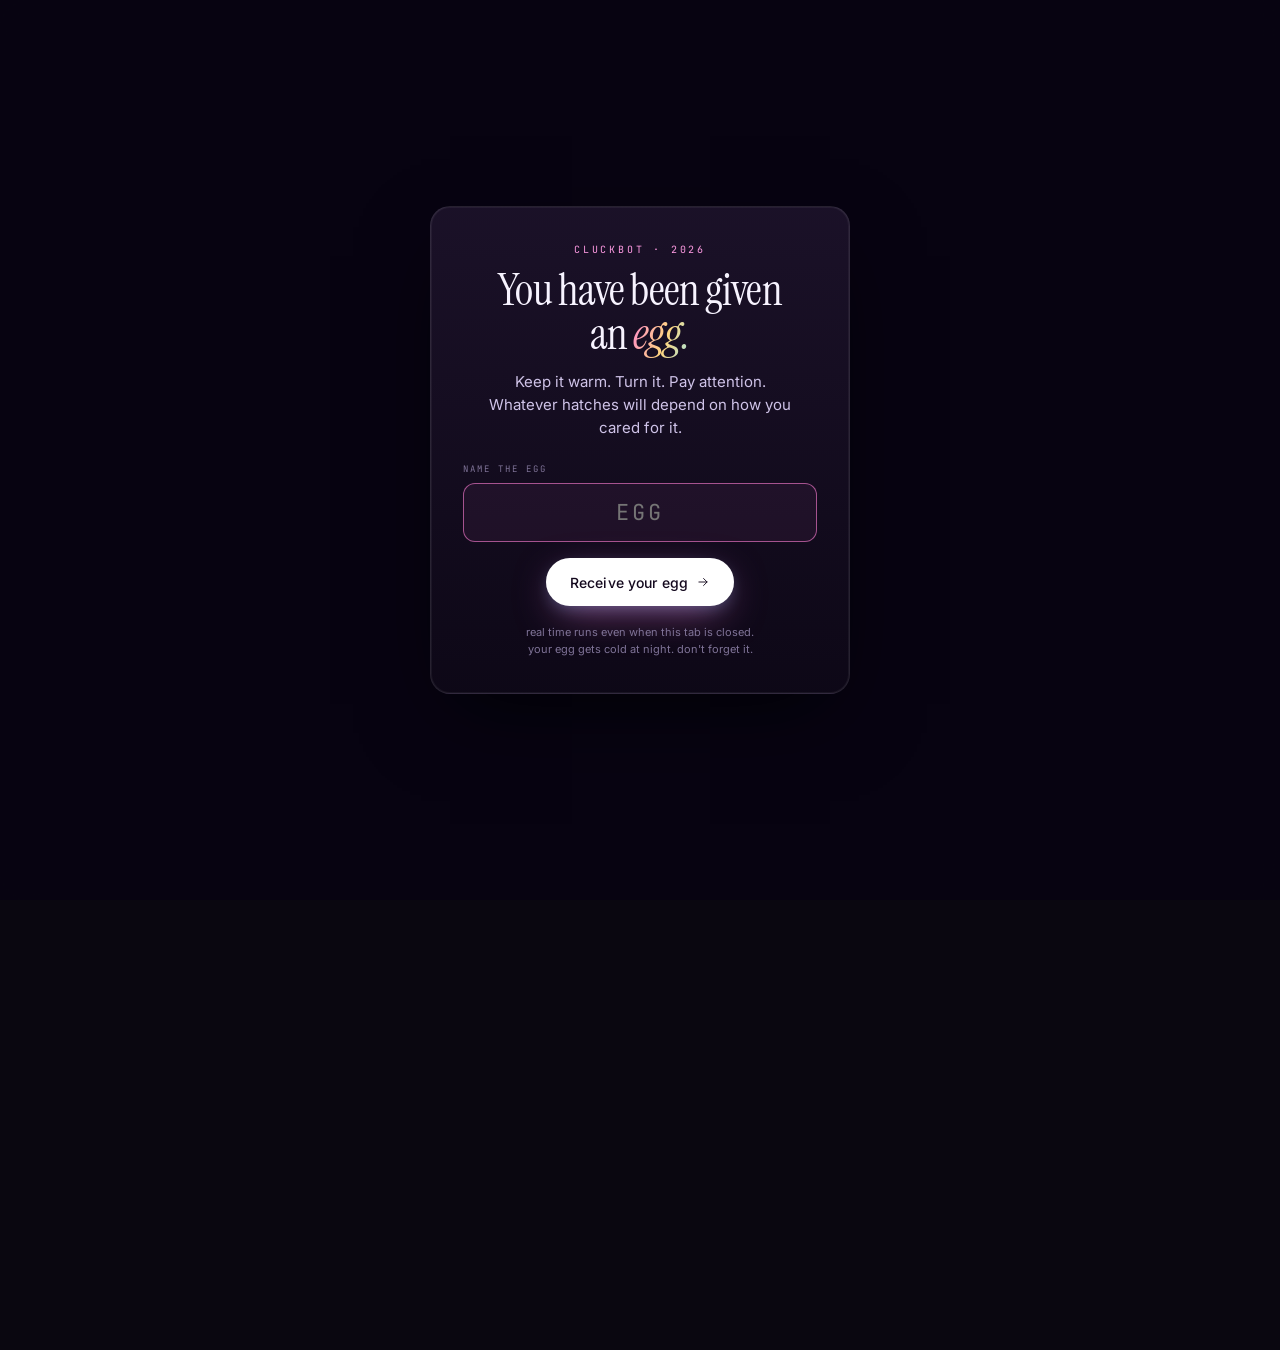
<file: main/index.html>
<!doctype html>
<html lang="en">
<head>
  <meta charset="utf-8" />
  <meta name="viewport" content="width=device-width,initial-scale=1,viewport-fit=cover" />
  <meta name="theme-color" content="#0a0710" />
  <title>CLUCKBOT — a robot chicken that lives in your browser</title>
  <meta name="description" content="A persistent robot-chicken Tamagotchi. Care for it, or it goes feral." />

  <link rel="preconnect" href="https://fonts.googleapis.com" />
  <link rel="preconnect" href="https://fonts.gstatic.com" crossorigin />
  <link href="https://fonts.googleapis.com/css2?family=Inter:wght@300;400;500;600;700&family=Instrument+Serif:ital@0;1&family=JetBrains+Mono:wght@400;500;600&display=swap" rel="stylesheet" />

  <link rel="stylesheet" href="styles.css" />
</head>
<body>

  <canvas id="bg" aria-hidden="true"></canvas>
  <canvas id="fg" aria-hidden="true"></canvas>
  <div id="grain" aria-hidden="true"></div>

  <!-- ===================== NAMING DIALOG (first visit) ===================== -->
  <div id="naming" class="modal hidden" aria-hidden="true">
    <div class="modal-card">
      <p class="kicker">cluckbot · 2026</p>
      <h1>You have been given<br/>an <em>egg.</em></h1>
      <p class="lede">Keep it warm. Turn it. Pay attention.<br/>Whatever hatches will depend on how you cared for it.</p>
      <form id="nameForm" autocomplete="off">
        <label for="nameInput" class="form-label">name the egg</label>
        <input id="nameInput" type="text" maxlength="12" placeholder="EGG" required />
        <button class="cta" type="submit">
          <span class="cta-label">Receive your egg
            <svg viewBox="0 0 24 24" width="14" height="14" aria-hidden="true">
              <path d="M5 12h14M13 6l6 6-6 6" fill="none" stroke="currentColor" stroke-width="1.6" stroke-linecap="round" stroke-linejoin="round"/>
            </svg>
          </span>
        </button>
      </form>
      <p class="modal-hint">real time runs even when this tab is closed.<br/>your egg gets cold at night. don't forget it.</p>
    </div>
  </div>

  <!-- ===================== HATCH CEREMONY ===================== -->
  <div id="hatch" class="modal hidden" aria-hidden="true">
    <div class="modal-card">
      <p class="kicker">it hatched</p>
      <h1 id="variantName">COSMIC</h1>
      <p class="variant-tag" id="variantTag">born from perfect balance.</p>
      <div class="variant-swatch" id="variantSwatch" aria-hidden="true"></div>
      <button id="hatchContinue" class="cta" type="button">
        <span class="cta-label">Meet your chicken</span>
      </button>
    </div>
  </div>

  <!-- ===================== DEATH / RIP DIALOG ===================== -->
  <div id="rip" class="modal hidden" aria-hidden="true">
    <div class="modal-card">
      <p class="kicker">in memoriam</p>
      <h1 id="ripName">CLUCK</h1>
      <p class="lede"><span id="ripStage">adult</span> · lived <span id="ripAge">3 minutes</span></p>
      <p class="rip-cause">cause of death: <span id="ripCause">starvation</span></p>
      <p class="rip-stats">
        <span><b id="ripFeeds">0</b> meals</span> ·
        <span><b id="ripPlays">0</b> games</span> ·
        <span><b id="ripEggs">0</b> eggs</span>
      </p>
      <button id="ripReset" class="cta" type="button">
        <span class="cta-label">Hatch a new one</span>
      </button>
    </div>
  </div>

  <!-- ===================== MAIN STAGE ===================== -->
  <main id="stage" class="stage hidden" aria-hidden="true">

    <!-- top bar: name, age, vibe -->
    <header class="topbar">
      <div class="top-left">
        <h2 class="pet-name" id="petName">CLUCK</h2>
        <span class="pet-meta">
          <span class="pet-stage" id="petStage">chick</span>
          <span class="pet-age"   id="petAge">0s</span>
        </span>
      </div>
      <div class="top-center">
        <span class="vibe" id="petVibe">CLUCK is fine.</span>
      </div>
      <div class="top-right">
        <span class="coin-balance" aria-label="Cluck coins">
          <span class="coin-icon" aria-hidden="true">◎</span>
          <b id="coinCount">0</b>
        </span>
        <button id="shopBtn" class="ghost" type="button" aria-label="Open store">STORE</button>
        <button id="muteBtn" class="ghost" type="button" aria-label="Mute audio">SOUND: OFF</button>
        <button id="menuBtn" class="ghost" type="button" aria-label="Menu">⋯</button>
      </div>
    </header>

    <!-- EGG-phase needs (warmth, hatch progress) -->
    <aside class="needs" id="eggNeeds" aria-label="Egg state">
      <div class="need" data-key="warmth">
        <span class="need-icon" aria-hidden="true">☼</span>
        <span class="need-label">WARMTH</span>
        <div class="need-bar"><i id="bar-warmth"></i></div>
      </div>
      <div class="need critical" data-key="hatch">
        <span class="need-icon" aria-hidden="true">◐</span>
        <span class="need-label">HATCH</span>
        <div class="need-bar"><i id="bar-hatch"></i></div>
      </div>
      <div class="egg-stat">
        <span class="stat-label">TURNS</span>
        <span class="stat-value" id="egg-turns">0</span>
      </div>
      <div class="egg-stat">
        <span class="stat-label">TAPS</span>
        <span class="stat-value" id="egg-taps">0</span>
      </div>
      <div class="egg-stat">
        <span class="stat-label">ATTENTION</span>
        <span class="stat-value" id="egg-attention">0</span>
      </div>
    </aside>

    <!-- CHICKEN-phase needs -->
    <aside class="needs" id="chickenNeeds" aria-label="Needs" hidden>
      <div class="need" data-key="hunger">
        <span class="need-icon" aria-hidden="true">⌬</span>
        <span class="need-label">HUNGER</span>
        <div class="need-bar"><i id="bar-hunger"></i></div>
      </div>
      <div class="need" data-key="energy">
        <span class="need-icon" aria-hidden="true">◔</span>
        <span class="need-label">ENERGY</span>
        <div class="need-bar"><i id="bar-energy"></i></div>
      </div>
      <div class="need" data-key="happiness">
        <span class="need-icon" aria-hidden="true">✿</span>
        <span class="need-label">HAPPINESS</span>
        <div class="need-bar"><i id="bar-happiness"></i></div>
      </div>
      <div class="need" data-key="cleanliness">
        <span class="need-icon" aria-hidden="true">≈</span>
        <span class="need-label">CLEANLINESS</span>
        <div class="need-bar"><i id="bar-cleanliness"></i></div>
      </div>
      <div class="need critical" data-key="sanity">
        <span class="need-icon" aria-hidden="true">◉</span>
        <span class="need-label">SANITY</span>
        <div class="need-bar"><i id="bar-sanity"></i></div>
      </div>
    </aside>

    <!-- side stats: stats -->
    <aside class="stats" aria-label="Stats">
      <div class="stat">
        <span class="stat-label">BOND</span>
        <span class="stat-value" id="stat-bond">0</span>
      </div>
      <div class="stat">
        <span class="stat-label">EGGS LAID</span>
        <span class="stat-value" id="stat-eggs">0</span>
      </div>
      <div class="stat">
        <span class="stat-label">POOPS</span>
        <span class="stat-value" id="stat-poops">0</span>
      </div>
      <div class="stat">
        <span class="stat-label">MEALS</span>
        <span class="stat-value" id="stat-meals">0</span>
      </div>
    </aside>

    <!-- center: the pet itself draws on the canvas behind everything. -->
    <!-- This div is just a clickable hit target/spotlight. -->
    <div class="habitat" id="habitat" aria-label="Your pet"></div>

    <!-- EGG action bar -->
    <footer class="actions" id="eggActions">
      <button class="action" data-action="warm">
        <span class="action-glyph">☼</span>
        <span class="action-name">WARM</span>
      </button>
      <button class="action" data-action="cool">
        <span class="action-glyph">❄</span>
        <span class="action-name">COOL</span>
      </button>
      <button class="action" data-action="turn">
        <span class="action-glyph">↻</span>
        <span class="action-name">TURN</span>
      </button>
      <button class="action" data-action="tap">
        <span class="action-glyph">·</span>
        <span class="action-name">TAP</span>
      </button>
    </footer>

    <!-- CHICKEN action bar -->
    <footer class="actions" id="chickenActions" hidden>
      <button class="action" data-action="feed">
        <span class="action-glyph">🌾</span>
        <span class="action-name">FEED</span>
      </button>
      <button class="action" data-action="play">
        <span class="action-glyph">⚐</span>
        <span class="action-name">PLAY</span>
      </button>
      <button class="action" data-action="pet">
        <span class="action-glyph">♡</span>
        <span class="action-name">PET</span>
      </button>
      <button class="action" data-action="clean">
        <span class="action-glyph">⌫</span>
        <span class="action-name">CLEAN</span>
      </button>
      <button class="action" data-action="sleep">
        <span class="action-glyph">☾</span>
        <span class="action-name">SLEEP</span>
      </button>
      <button class="action critical" data-action="medicate">
        <span class="action-glyph">⊕</span>
        <span class="action-name">MEDS</span>
      </button>
    </footer>

    <!-- transient floating message ("+35 hunger") -->
    <div class="float-msg" id="floatMsg" aria-live="polite"></div>
  </main>

  <!-- ===================== SHOP MODAL ===================== -->
  <div id="shop" class="modal hidden" aria-hidden="true">
    <div class="shop-card">
      <header class="shop-head">
        <div>
          <p class="kicker">cluck store</p>
          <h2>Things for your chicken</h2>
        </div>
        <div class="shop-head-right">
          <span class="coin-balance">
            <span class="coin-icon" aria-hidden="true">◎</span>
            <b id="shopCoins">0</b>
          </span>
          <button id="shopClose" class="ghost" type="button">CLOSE</button>
        </div>
      </header>
      <div id="shopBody" class="shop-body"></div>
    </div>
  </div>

  <!-- shaders -->
  <script type="x-shader/x-vertex" id="vs">
    attribute vec2 a_position;
    varying vec2 v_uv;
    void main(){
      v_uv = a_position * 0.5 + 0.5;
      gl_Position = vec4(a_position, 0.0, 1.0);
    }
  </script>

  <script type="x-shader/x-fragment" id="fs">
    precision highp float;
    varying vec2 v_uv;
    uniform vec2  u_res;
    uniform float u_time;
    uniform float u_intensity;
    uniform vec2  u_mouse;
    uniform float u_pulse;
    uniform float u_hue;

    vec3 hsv2rgb(vec3 c){
      vec4 K = vec4(1.0, 2.0/3.0, 1.0/3.0, 3.0);
      vec3 p = abs(fract(c.xxx + K.xyz)*6.0 - K.www);
      return c.z * mix(K.xxx, clamp(p - K.xxx, 0.0, 1.0), c.y);
    }
    mat2 rot(float a){ float c=cos(a),s=sin(a); return mat2(c,-s,s,c); }
    float hash(vec2 p){ return fract(sin(dot(p, vec2(127.1, 311.7))) * 43758.5453); }
    float noise(vec2 p){
      vec2 i = floor(p), f = fract(p);
      float a = hash(i);
      float b = hash(i + vec2(1.0, 0.0));
      float c = hash(i + vec2(0.0, 1.0));
      float d = hash(i + vec2(1.0, 1.0));
      vec2 u = f*f*(3.0 - 2.0*f);
      return mix(a,b,u.x) + (c-a)*u.y*(1.0 - u.x) + (d-b)*u.x*u.y;
    }

    void main(){
      vec2 uv = (gl_FragCoord.xy - 0.5*u_res) / min(u_res.x, u_res.y);
      // calm baseline: just a vignette + soft hue.
      // psychedelic only emerges with intensity (= 1 - sanity)
      vec2 m = (u_mouse - 0.5) * 1.4;
      uv += m * 0.08 * (0.2 + u_intensity);

      float segs = mix(0.0, 12.0, u_intensity);
      if(segs > 0.5){
        float a = atan(uv.y, uv.x);
        float r = length(uv);
        a = mod(a, 6.28318 / segs);
        a = abs(a - 3.14159 / segs);
        uv = vec2(cos(a), sin(a)) * r;
      }

      float t = u_time * (0.06 + u_intensity * 0.45);
      uv *= rot(t * 0.4 + length(uv) * (0.6 + u_intensity * 3.0));
      float n = noise(uv * (3.0 + u_intensity*5.0) + t);

      float r = length(uv);
      float pulse = smoothstep(0.6, 0.0, abs(r - u_pulse));
      pulse *= u_pulse > 0.001 ? 1.0 : 0.0;

      float hue = u_hue + n * 0.4 + r * 0.3 + t * 0.05;
      float ab = u_intensity * 0.04 + pulse * 0.05;
      vec3 col;
      col.r = hsv2rgb(vec3(hue - ab, 0.85, 0.85)).r;
      col.g = hsv2rgb(vec3(hue,      0.85, 0.85)).g;
      col.b = hsv2rgb(vec3(hue + ab, 0.85, 0.85)).b;
      col += vec3(1.0, 0.95, 0.85) * pulse * 1.5;

      float v = smoothstep(1.1, 0.2, r);
      col *= mix(0.15, 1.0, v);

      // base calm color when intensity = 0
      vec3 calmBase = vec3(0.03, 0.025, 0.06);
      col = mix(calmBase, col, u_intensity);

      gl_FragColor = vec4(col, 1.0);
    }
  </script>

  <script src="js/audio.js"></script>
  <script src="js/microaudio.js"></script>
  <script src="js/shader.js"></script>
  <script src="js/world.js"></script>
  <script src="js/egg.js"></script>
  <script src="js/shop.js"></script>
  <script src="js/pet.js"></script>
  <script src="js/brain.js"></script>
  <script src="js/llm.js"></script>
  <script src="js/story.js"></script>
  <script src="js/chicken.js"></script>
  <script src="js/main.js"></script>
</body>
</html>
</file>
<file: main/styles.css>
/* ============ base / reset ============ */
*,*::before,*::after{ box-sizing:border-box; }
[hidden]{ display: none !important; }
html,body{
  margin:0; padding:0;
  height:100%;
  background:#0a0710;
  color:#f7f3ff;
  font-family:'Inter', system-ui, -apple-system, Segoe UI, sans-serif;
  -webkit-font-smoothing:antialiased;
  text-rendering:optimizeLegibility;
  overflow:hidden;
}
body{
  --shake-x: 0px;
  --shake-y: 0px;
  transform: translate3d(var(--shake-x), var(--shake-y), 0);
  will-change: transform;
}
button{ font:inherit; color:inherit; background:none; border:0; padding:0; cursor:pointer; }
input{ font:inherit; color:inherit; background:none; border:0; outline:none; }
h1,h2,h3,p{ margin:0; }

/* ============ layered canvases ============ */
#bg,#fg{
  position:fixed; inset:0;
  width:100%; height:100%;
  display:block;
  pointer-events:none;
}
#bg{ z-index:0; }
#fg{ z-index:1; }

#grain{
  position:fixed; inset:-50%;
  z-index:2;
  pointer-events:none;
  opacity:.08;
  mix-blend-mode:overlay;
  background-image:
    radial-gradient(rgba(255,255,255,.7) 1px, transparent 1px),
    radial-gradient(rgba(255,255,255,.5) 1px, transparent 1px);
  background-size: 3px 3px, 5px 5px;
  background-position: 0 0, 1px 2px;
  animation: grainShift .4s steps(6) infinite;
}
@keyframes grainShift{
  0%   { transform: translate(0,0); }
  50%  { transform: translate(-2%, 1%); }
  100% { transform: translate(2%, -2%); }
}

/* ============ MODALS (naming + RIP) ============ */
.modal{
  position:fixed; inset:0;
  z-index:50;
  display:flex; align-items:center; justify-content:center;
  background: rgba(8,4,18,.85);
  backdrop-filter: blur(24px) saturate(1.4);
  -webkit-backdrop-filter: blur(24px) saturate(1.4);
  animation: fadeIn .4s ease-out;
}
.modal.hidden{ display:none; }
.modal-card{
  width: min(420px, 90vw);
  padding: 36px 32px;
  background: linear-gradient(180deg, rgba(28,18,42,.95) 0%, rgba(14,8,24,.95) 100%);
  border: 1px solid rgba(255,255,255,.1);
  border-radius: 20px;
  box-shadow:
    0 30px 80px -20px rgba(0,0,0,.7),
    0 0 0 1px rgba(255,255,255,.05) inset;
  text-align: center;
}
.modal h1{
  font-family:'Instrument Serif', serif;
  font-size: 44px;
  font-weight: 400;
  line-height: 1;
  margin: 8px 0 14px;
  letter-spacing: -0.02em;
}
.modal h1 em{
  font-style:italic;
  background:linear-gradient(110deg, #ff7fd6, #ffd57f, #7fe9ff, #c890ff);
  -webkit-background-clip:text; background-clip:text;
  -webkit-text-fill-color:transparent;
  background-size: 200% 100%;
  animation: gradient 6s ease-in-out infinite;
}
@keyframes gradient{ 50%{ background-position: 100% 0; } }
.kicker{
  font-family:'JetBrains Mono', monospace;
  font-size: 10px;
  letter-spacing: .28em;
  text-transform: uppercase;
  color: #ff9be3;
  margin: 0 0 12px;
}
.lede{
  color:#cfc3e8;
  font-size: 15px;
  line-height: 1.55;
  margin: 0 auto 24px;
  max-width: 320px;
}
.modal-hint{
  margin-top: 18px;
  font-size: 11px;
  color:#7f7397;
  line-height: 1.5;
}
.rip-cause{
  font-family:'JetBrains Mono', monospace;
  font-size: 11px;
  color: #ff8da6;
  letter-spacing: .12em;
  margin-bottom: 12px;
}
.rip-stats{
  font-family:'JetBrains Mono', monospace;
  font-size: 11px;
  color: #9b8fb8;
  letter-spacing: .08em;
  margin-bottom: 24px;
}
.rip-stats b{ color:#fff; font-weight:500; }

#nameInput{
  width: 100%;
  text-align: center;
  font-family:'JetBrains Mono', monospace;
  font-size: 22px;
  letter-spacing: .14em;
  padding: 14px 16px;
  background: rgba(255,255,255,.05);
  border: 1px solid rgba(255,255,255,.12);
  border-radius: 12px;
  color: #fff;
  text-transform: uppercase;
  margin-bottom: 16px;
  transition: border-color .2s ease, background .2s ease;
}
#nameInput:focus{
  border-color: rgba(255,127,214,.6);
  background: rgba(255,127,214,.06);
}

@keyframes fadeIn{ from{ opacity:0; } to{ opacity:1; } }

/* ============ CTA ============ */
.cta{
  display:inline-flex; align-items:center;
  height: 48px;
  padding: 0 24px;
  border-radius: 999px;
  background: #ffffff;
  color: #14091e;
  font-weight: 500;
  font-size: 14px;
  letter-spacing: .01em;
  transition: transform .25s cubic-bezier(.2,.8,.2,1), box-shadow .25s ease;
  box-shadow:
    0 12px 40px -10px rgba(255, 125, 220, .55),
    0 6px 18px -6px rgba(125, 200, 255, .45),
    0 0 0 1px rgba(255,255,255,.15) inset;
}
.cta:hover{
  transform: translateY(-1px);
  box-shadow:
    0 18px 50px -10px rgba(255, 125, 220, .65),
    0 8px 24px -6px rgba(125, 200, 255, .55),
    0 0 0 1px rgba(255,255,255,.25) inset;
}
.cta-label{ display:inline-flex; align-items:center; gap: 8px; }

/* ============ STAGE LAYOUT ============ */
.stage{
  position: relative;
  z-index: 3;
  width: 100%;
  height: 100vh;
  height: 100dvh;                /* mobile URL-bar safe */
  display: grid;
  grid-template-columns: 220px 1fr 220px;
  grid-template-rows: auto 1fr auto;
  grid-template-areas:
    "topbar topbar topbar"
    "needs  habitat stats"
    "actions actions actions";
  padding: clamp(12px, 1.8vw, 28px);
  padding-bottom: max(clamp(12px, 1.8vw, 28px), env(safe-area-inset-bottom));
  gap: clamp(12px, 1.6vw, 24px);
  pointer-events: none;
  overflow: hidden;              /* never produce scrollbars */
}
.stage.hidden{ display: none; }
.stage > *{ pointer-events: auto; }

/* ============ TOPBAR ============ */
.topbar{
  grid-area: topbar;
  display: grid;
  grid-template-columns: 1fr auto 1fr;
  align-items: center;
}
.top-left{
  display:flex; align-items:baseline; gap: 16px;
}
.pet-name{
  font-family:'Instrument Serif', serif;
  font-weight: 400;
  font-size: 32px;
  letter-spacing: -0.01em;
  color: #fff;
  line-height: 1;
}
.pet-meta{
  display:flex; gap: 12px;
  font-family:'JetBrains Mono', monospace;
  font-size: 10px;
  letter-spacing: .2em;
  text-transform: uppercase;
  color: #7f7397;
}
.pet-stage{ color: #ff9be3; }
.top-center{
  text-align: center;
}
.vibe{
  font-family:'Instrument Serif', serif;
  font-style: italic;
  font-size: 18px;
  color: #e7defc;
  letter-spacing: -0.005em;
  transition: opacity .3s ease;
}
.top-right{
  display:flex; justify-content:flex-end; gap: 8px;
}
.coin-balance{
  display: inline-flex; align-items: center; gap: 6px;
  padding: 8px 12px;
  background: rgba(255, 213, 127, .08);
  border: 1px solid rgba(255, 213, 127, .2);
  border-radius: 999px;
  font-family:'JetBrains Mono', monospace;
  font-size: 11px;
  letter-spacing: .12em;
  color: #ffd57f;
  font-variant-numeric: tabular-nums;
  transition: transform .25s cubic-bezier(.2,.8,.2,1), background .25s ease;
}
.coin-balance.pop{
  animation: coinPop .45s cubic-bezier(.2,.8,.2,1);
}
@keyframes coinPop{
  0%   { transform: scale(1); }
  40%  { transform: scale(1.18); background: rgba(255, 213, 127, .25); }
  100% { transform: scale(1); }
}
.coin-icon{
  font-size: 13px;
  line-height: 1;
  filter: drop-shadow(0 0 6px rgba(255, 213, 127, .5));
}

.ghost{
  padding: 8px 14px;
  border: 1px solid rgba(255,255,255,.14);
  border-radius: 999px;
  font-family:'JetBrains Mono', monospace;
  font-size: 10px;
  letter-spacing: .18em;
  color: #cfc3e8;
  transition: background .2s ease, border-color .2s ease, transform .15s ease;
}
.ghost:hover{
  background: rgba(255,255,255,.06);
  border-color: rgba(255,255,255,.3);
  transform: translateY(-1px);
}

/* ============ EGG card extras ============ */
.egg-stat{
  display: flex; justify-content: space-between; align-items: baseline;
  gap: 8px;
  padding-top: 6px;
  border-top: 1px dashed rgba(255,255,255,.06);
}
.egg-stat .stat-label{
  font-family:'JetBrains Mono', monospace;
  font-size: 9px;
  letter-spacing: .22em;
  color: #7f7397;
}
.egg-stat .stat-value{
  font-family:'JetBrains Mono', monospace;
  font-size: 14px;
  font-weight: 500;
  color: #fff;
  font-variant-numeric: tabular-nums;
}

/* hatch modal */
.variant-tag{
  font-family:'Instrument Serif', serif;
  font-style: italic;
  font-size: 18px;
  color: #cfc3e8;
  margin: 4px 0 24px;
}
.variant-swatch{
  width: 80px; height: 80px;
  border-radius: 50%;
  margin: 0 auto 24px;
  background: var(--swatch, conic-gradient(#ff7fd6, #ffd57f, #7fe9ff, #c890ff, #ff7fd6));
  box-shadow:
    0 0 0 4px rgba(255,255,255,.06),
    0 0 40px rgba(255,127,214,.4);
  animation: spin 9s linear infinite;
}
@keyframes spin{ to { transform: rotate(360deg); } }

.form-label{
  display: block;
  font-family:'JetBrains Mono', monospace;
  font-size: 9px;
  letter-spacing: .22em;
  text-transform: uppercase;
  color: #7f7397;
  margin-bottom: 8px;
  text-align: left;
}

/* ============ NEEDS (left) ============ */
.needs{
  grid-area: needs;
  align-self: center;
  display: flex; flex-direction: column;
  gap: 14px;
  padding: 20px 18px;
  background: rgba(20,12,32,.55);
  border: 1px solid rgba(255,255,255,.06);
  border-radius: 16px;
  backdrop-filter: blur(20px) saturate(1.4);
  -webkit-backdrop-filter: blur(20px) saturate(1.4);
}
.need{
  display: grid;
  grid-template-columns: 18px 1fr;
  grid-template-rows: auto auto;
  column-gap: 8px;
  row-gap: 4px;
}
.need-icon{
  grid-row: 1 / span 2;
  align-self: center;
  font-size: 14px;
  color: #cfc3e8;
  opacity: .7;
}
.need-label{
  font-family:'JetBrains Mono', monospace;
  font-size: 9px;
  letter-spacing: .22em;
  color: #7f7397;
}
.need-bar{
  grid-column: 2;
  height: 4px; width: 100%;
  background: rgba(255,255,255,.06);
  border-radius: 99px; overflow: hidden;
}
.need-bar i{
  display:block; height:100%; width:80%;
  background: linear-gradient(90deg, #7fe9ff, #c890ff 70%, #ff7fd6);
  border-radius: inherit;
  transition: width .35s cubic-bezier(.2,.8,.2,1), background .3s ease;
  box-shadow: 0 0 8px rgba(255,127,214,.4);
}
.need.low .need-bar i{
  background: linear-gradient(90deg, #ffb340, #ff6b80);
}
.need.critical .need-bar i{
  background: linear-gradient(90deg, #ff7fd6, #ff3c5c);
}
.need.critical.low .need-bar i{
  background: linear-gradient(90deg, #ff3c5c, #ff3c5c);
  animation: blink 0.7s steps(2) infinite;
}
@keyframes blink{ 50%{ opacity: .3; } }

/* ============ STATS (right) ============ */
.stats{
  grid-area: stats;
  align-self: center;
  display: flex; flex-direction: column;
  gap: 14px;
  padding: 20px 18px;
  background: rgba(20,12,32,.55);
  border: 1px solid rgba(255,255,255,.06);
  border-radius: 16px;
  backdrop-filter: blur(20px) saturate(1.4);
  -webkit-backdrop-filter: blur(20px) saturate(1.4);
  text-align: right;
}
.stat{
  display: flex; justify-content: space-between; align-items: baseline;
  gap: 12px;
}
.stat-label{
  font-family:'JetBrains Mono', monospace;
  font-size: 9px;
  letter-spacing: .22em;
  color: #7f7397;
}
.stat-value{
  font-family:'JetBrains Mono', monospace;
  font-size: 16px;
  font-weight: 500;
  color: #fff;
  font-variant-numeric: tabular-nums;
}

/* ============ HABITAT (center, where the pet lives) ============ */
.habitat{
  grid-area: habitat;
  position: relative;
  cursor: pointer;
}

/* ============ ACTION BAR (bottom) ============ */
.actions{
  grid-area: actions;
  justify-self: center;
  display: flex; gap: 10px;
  padding: 10px;
  background: rgba(20,12,32,.65);
  border: 1px solid rgba(255,255,255,.08);
  border-radius: 999px;
  backdrop-filter: blur(20px) saturate(1.4);
  -webkit-backdrop-filter: blur(20px) saturate(1.4);
  box-shadow:
    0 12px 40px -16px rgba(0,0,0,.5),
    0 0 0 1px rgba(255,255,255,.04) inset;
}
.action{
  display: flex; flex-direction: column;
  align-items: center; gap: 4px;
  min-width: 72px;
  padding: 10px 14px;
  border-radius: 999px;
  background: transparent;
  transition: background .18s ease, transform .15s ease, color .18s ease;
  position: relative;
}
.action:hover{
  background: rgba(255,255,255,.08);
  transform: translateY(-1px);
}
.action:active{ transform: translateY(0) scale(0.96); }
.action[disabled]{ opacity: 0.35; cursor: not-allowed; }
.action[disabled]:hover{ background: transparent; transform: none; }
.action-glyph{
  font-size: 20px;
  line-height: 1;
  color: #fff;
  filter: drop-shadow(0 0 8px rgba(255,127,214,.3));
}
.action-name{
  font-family:'JetBrains Mono', monospace;
  font-size: 9px;
  letter-spacing: .2em;
  color: #cfc3e8;
}
.action.critical .action-glyph{
  color: #ff8da6;
  filter: drop-shadow(0 0 10px rgba(255,60,92,.5));
}
.action.active{
  background: rgba(255,127,214,.18);
}
.action.active .action-glyph{
  filter: drop-shadow(0 0 14px rgba(255,127,214,.7));
}

/* ============ FLOATING MESSAGE (e.g. "+35 hunger") ============ */
.float-msg{
  position: absolute;
  bottom: 130px;
  left: 50%;
  transform: translateX(-50%);
  font-family:'JetBrains Mono', monospace;
  font-size: 12px;
  letter-spacing: .14em;
  color: #fff;
  background: rgba(20,12,32,.85);
  border: 1px solid rgba(255,127,214,.3);
  padding: 8px 14px;
  border-radius: 999px;
  opacity: 0;
  pointer-events: none;
  transition: opacity .25s ease, transform .35s cubic-bezier(.2,.8,.2,1);
}
.float-msg.show{
  opacity: 1;
  transform: translateX(-50%) translateY(-10px);
}

/* ============ SHOP modal ============ */
.shop-card{
  width: min(880px, 92vw);
  max-height: min(720px, 86vh);
  display: flex; flex-direction: column;
  padding: 28px;
  background: linear-gradient(180deg, rgba(28,18,42,.96) 0%, rgba(14,8,24,.96) 100%);
  border: 1px solid rgba(255,255,255,.1);
  border-radius: 20px;
  box-shadow:
    0 30px 80px -20px rgba(0,0,0,.7),
    0 0 0 1px rgba(255,255,255,.05) inset;
}
.shop-head{
  display: flex; justify-content: space-between; align-items: flex-start;
  gap: 16px;
  margin-bottom: 22px;
  padding-bottom: 18px;
  border-bottom: 1px solid rgba(255,255,255,.07);
}
.shop-head h2{
  font-family:'Instrument Serif', serif;
  font-size: 28px;
  font-weight: 400;
  margin-top: 4px;
  letter-spacing: -0.01em;
}
.shop-head-right{
  display: flex; align-items: center; gap: 10px;
}
.shop-body{
  overflow-y: auto;
  padding-right: 8px;
  scrollbar-width: thin;
  scrollbar-color: rgba(255,255,255,.18) transparent;
}
.shop-body::-webkit-scrollbar{ width: 6px; }
.shop-body::-webkit-scrollbar-thumb{ background: rgba(255,255,255,.18); border-radius: 99px; }

.shop-category{
  margin-bottom: 24px;
}
.shop-category-name{
  font-family:'JetBrains Mono', monospace;
  font-size: 9px;
  letter-spacing: .28em;
  color: #7f7397;
  margin-bottom: 10px;
}
.shop-grid{
  display: grid;
  grid-template-columns: repeat(auto-fill, minmax(160px, 1fr));
  gap: 10px;
}
.shop-item{
  position: relative;
  padding: 16px 14px;
  background: rgba(255,255,255,.04);
  border: 1px solid rgba(255,255,255,.08);
  border-radius: 14px;
  transition: transform .15s ease, background .18s ease, border-color .18s ease;
}
.shop-item:not(.owned):not(.locked){ cursor: pointer; }
.shop-item:not(.owned):not(.locked):hover{
  background: rgba(255,127,214,.08);
  border-color: rgba(255,127,214,.3);
  transform: translateY(-1px);
}
.shop-item.owned{
  background: rgba(124, 255, 154, .06);
  border-color: rgba(124, 255, 154, .2);
}
.shop-item.locked{
  opacity: 0.45;
  cursor: not-allowed;
}
.shop-item.cantafford{
  opacity: 0.7;
  cursor: not-allowed;
}
.shop-item-head{
  display: flex; justify-content: space-between; align-items: flex-start;
  margin-bottom: 8px;
}
.shop-item-glyph{
  font-size: 28px;
  line-height: 1;
  filter: drop-shadow(0 0 12px rgba(255,127,214,.35));
}
.shop-item.owned .shop-item-glyph{
  filter: drop-shadow(0 0 12px rgba(124,255,154,.4));
}
.shop-item-price{
  font-family:'JetBrains Mono', monospace;
  font-size: 11px;
  color: #ffd57f;
  letter-spacing: .08em;
  display: inline-flex; align-items: center; gap: 4px;
  background: rgba(255, 213, 127, .08);
  padding: 4px 8px;
  border-radius: 99px;
}
.shop-item.owned .shop-item-price{
  background: rgba(124,255,154,.1);
  color: #7cff9a;
}
.shop-item-name{
  font-family:'JetBrains Mono', monospace;
  font-size: 10.5px;
  letter-spacing: .14em;
  color: #fff;
  margin-bottom: 6px;
}
.shop-item-desc{
  font-family:'Inter', sans-serif;
  font-size: 11.5px;
  color: #9b8fb8;
  line-height: 1.4;
}
.shop-item-locked-msg{
  font-family:'JetBrains Mono', monospace;
  font-size: 9px;
  color: #7f7397;
  letter-spacing: .12em;
  margin-top: 6px;
}

/* ============ responsive ============ */

/* Mid-size: laptops, smaller windows. Shrink side panels. */
@media (max-width: 1100px){
  .stage{ grid-template-columns: 180px 1fr 180px; }
  .needs, .stats{ padding: 14px 12px; gap: 10px; }
  .need-label, .stat-label{ font-size: 8.5px; letter-spacing: .18em; }
  .stat-value{ font-size: 14px; }
  .pet-name{ font-size: 24px; }
  .vibe{ font-size: 15px; }
}

/* Tablet portrait & mobile landscape: stats panel hidden, needs compact */
@media (max-width: 880px){
  .stage{
    grid-template-columns: 1fr;
    grid-template-rows: auto auto 1fr auto;
    grid-template-areas:
      "topbar"
      "needs"
      "habitat"
      "actions";
  }
  .stats{ display: none; }
  .needs{
    flex-direction: row; flex-wrap: wrap;
    justify-content: center;
    gap: 8px 14px;
    padding: 10px 14px;
  }
  .need{
    grid-template-columns: 16px auto auto;
    grid-template-rows: auto;
    gap: 4px 6px;
    align-items: center;
  }
  .need-label{ font-size: 8px; }
  .need-bar{ width: 60px; height: 3px; }
  .topbar{ grid-template-columns: auto 1fr auto; gap: 8px; }
  .top-left{ justify-content: flex-start; }
  .top-center{ text-align: center; }
  .top-right{ justify-content: flex-end; gap: 4px; }
  .pet-name{ font-size: 18px; }
  .pet-meta{ font-size: 9px; gap: 6px; }
  .vibe{ font-size: 13px; }
  .ghost{ padding: 6px 10px; font-size: 9px; }
  .coin-balance{ padding: 6px 8px; font-size: 10px; }
}

/* Mobile portrait: tightest layout, smaller action buttons */
@media (max-width: 540px){
  .stage{
    padding: 10px;
    padding-bottom: max(10px, env(safe-area-inset-bottom));
    gap: 8px;
  }
  .topbar{
    grid-template-columns: 1fr auto;
    grid-template-rows: auto auto;
    gap: 4px;
  }
  .top-left{ grid-column: 1; grid-row: 1; }
  .top-right{ grid-column: 2; grid-row: 1 / span 2; align-items: center; flex-wrap: wrap; }
  .top-center{ grid-column: 1; grid-row: 2; text-align: left; }
  .needs{
    padding: 8px 10px;
    border-radius: 12px;
  }
  .need{
    grid-template-columns: 14px auto;
    grid-template-rows: auto auto;
    gap: 2px 4px;
  }
  .need-icon{ grid-row: 1 / span 2; font-size: 11px; }
  .need-bar{ width: 50px; }
  .actions{
    padding: 6px;
    gap: 4px;
    width: 100%;
    justify-content: space-around;
  }
  .action{
    min-width: 0;
    flex: 1;
    padding: 8px 4px;
  }
  .action-glyph{ font-size: 17px; }
  .action-name{ font-size: 8.5px; letter-spacing: .12em; }
  /* Hide menu button on the tightest screens */
  #menuBtn{ display: none; }
}

/* Landscape orientation on phones — very limited height */
@media (max-height: 480px){
  .stage{ padding: 6px; gap: 6px; }
  .topbar{
    grid-template-columns: auto 1fr auto;
    grid-template-rows: auto;
    align-items: center;
  }
  .top-center{ grid-column: 2; grid-row: 1; }
  .pet-name{ font-size: 16px; }
  .vibe{ font-size: 12px; }
  .stats{ display: none; }
  .needs{
    flex-direction: row;
    padding: 4px 8px;
    gap: 6px;
  }
  .need{ grid-template-columns: 12px auto; }
  .need-icon{ font-size: 10px; }
  .need-label{ font-size: 7.5px; letter-spacing: .14em; }
  .need-bar{ width: 40px; height: 3px; }
  .actions{ padding: 4px; gap: 3px; }
  .action{ padding: 6px 3px; min-width: 0; flex: 1; }
  .action-glyph{ font-size: 15px; }
  .action-name{ font-size: 8px; letter-spacing: .1em; }
}

@media (prefers-reduced-motion: reduce){
  *{ animation-duration: 0.01ms !important; transition-duration: 0.01ms !important; }
}
</file>
